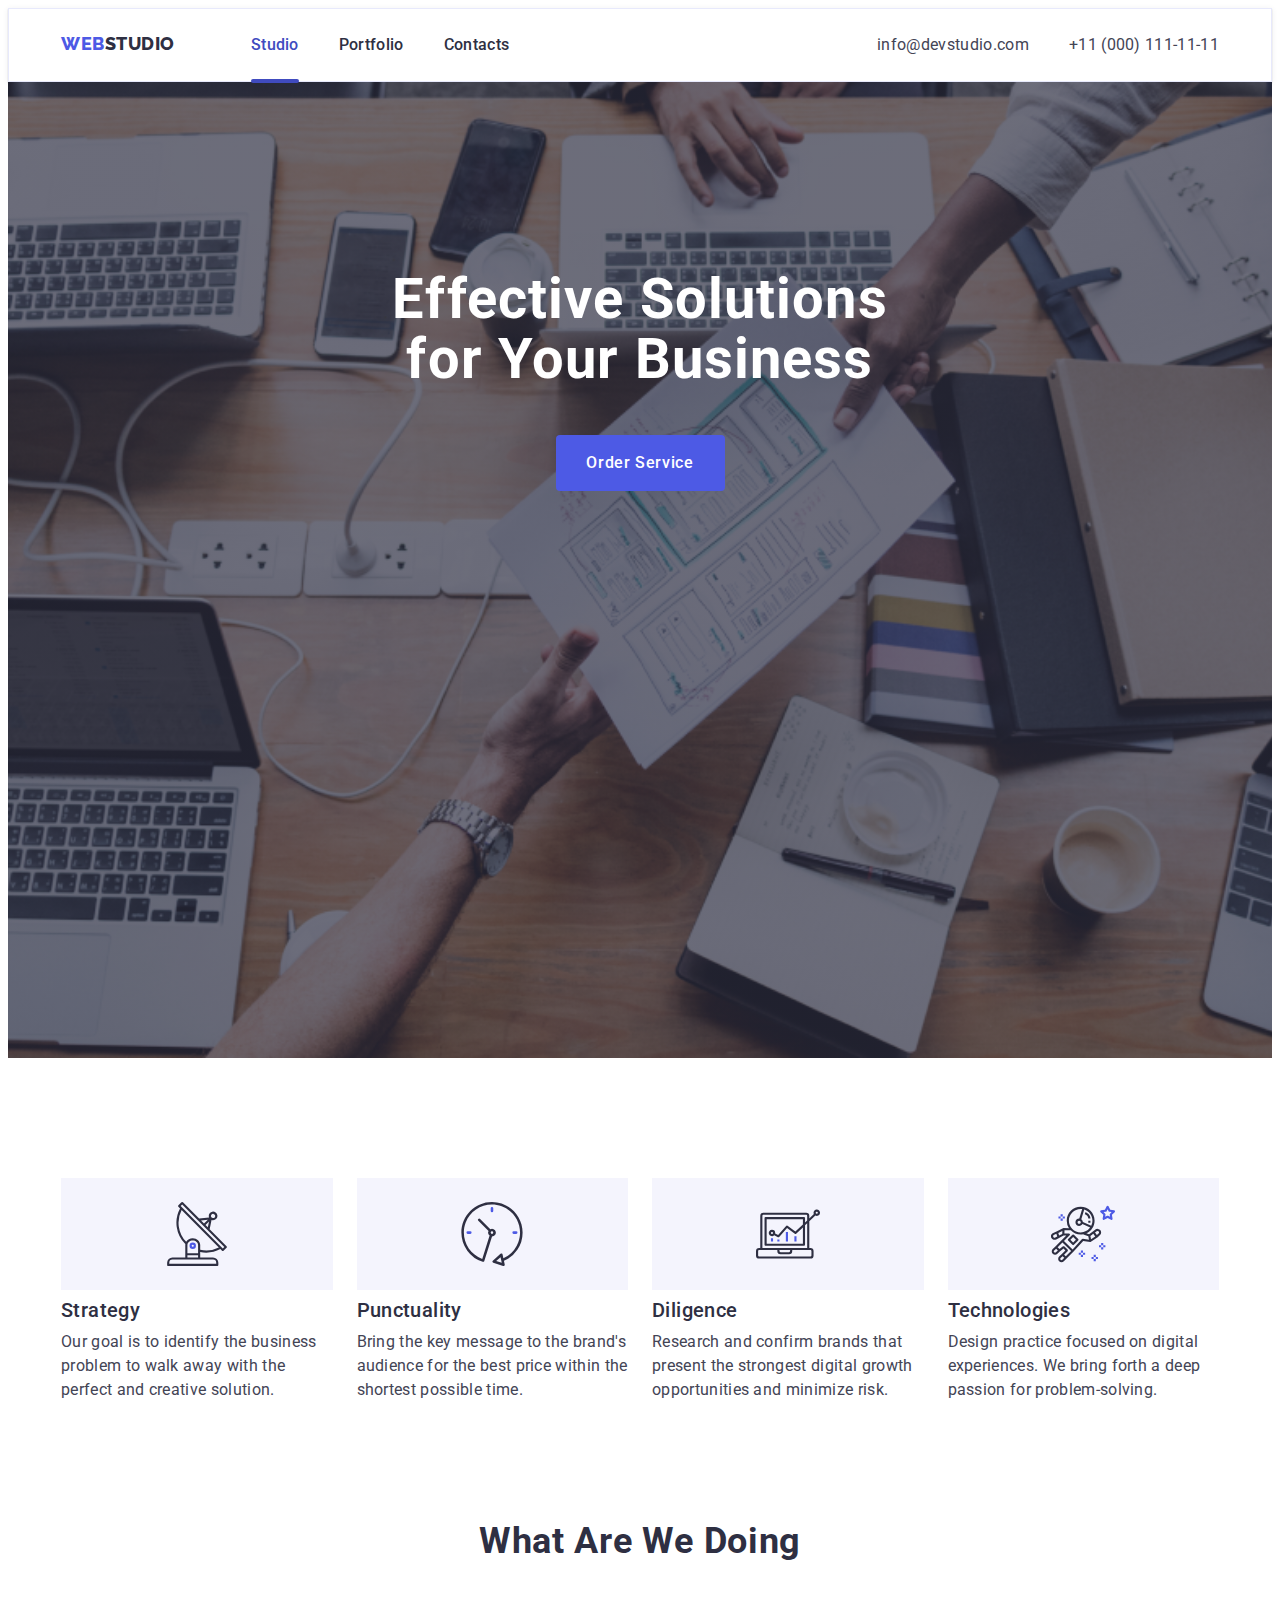
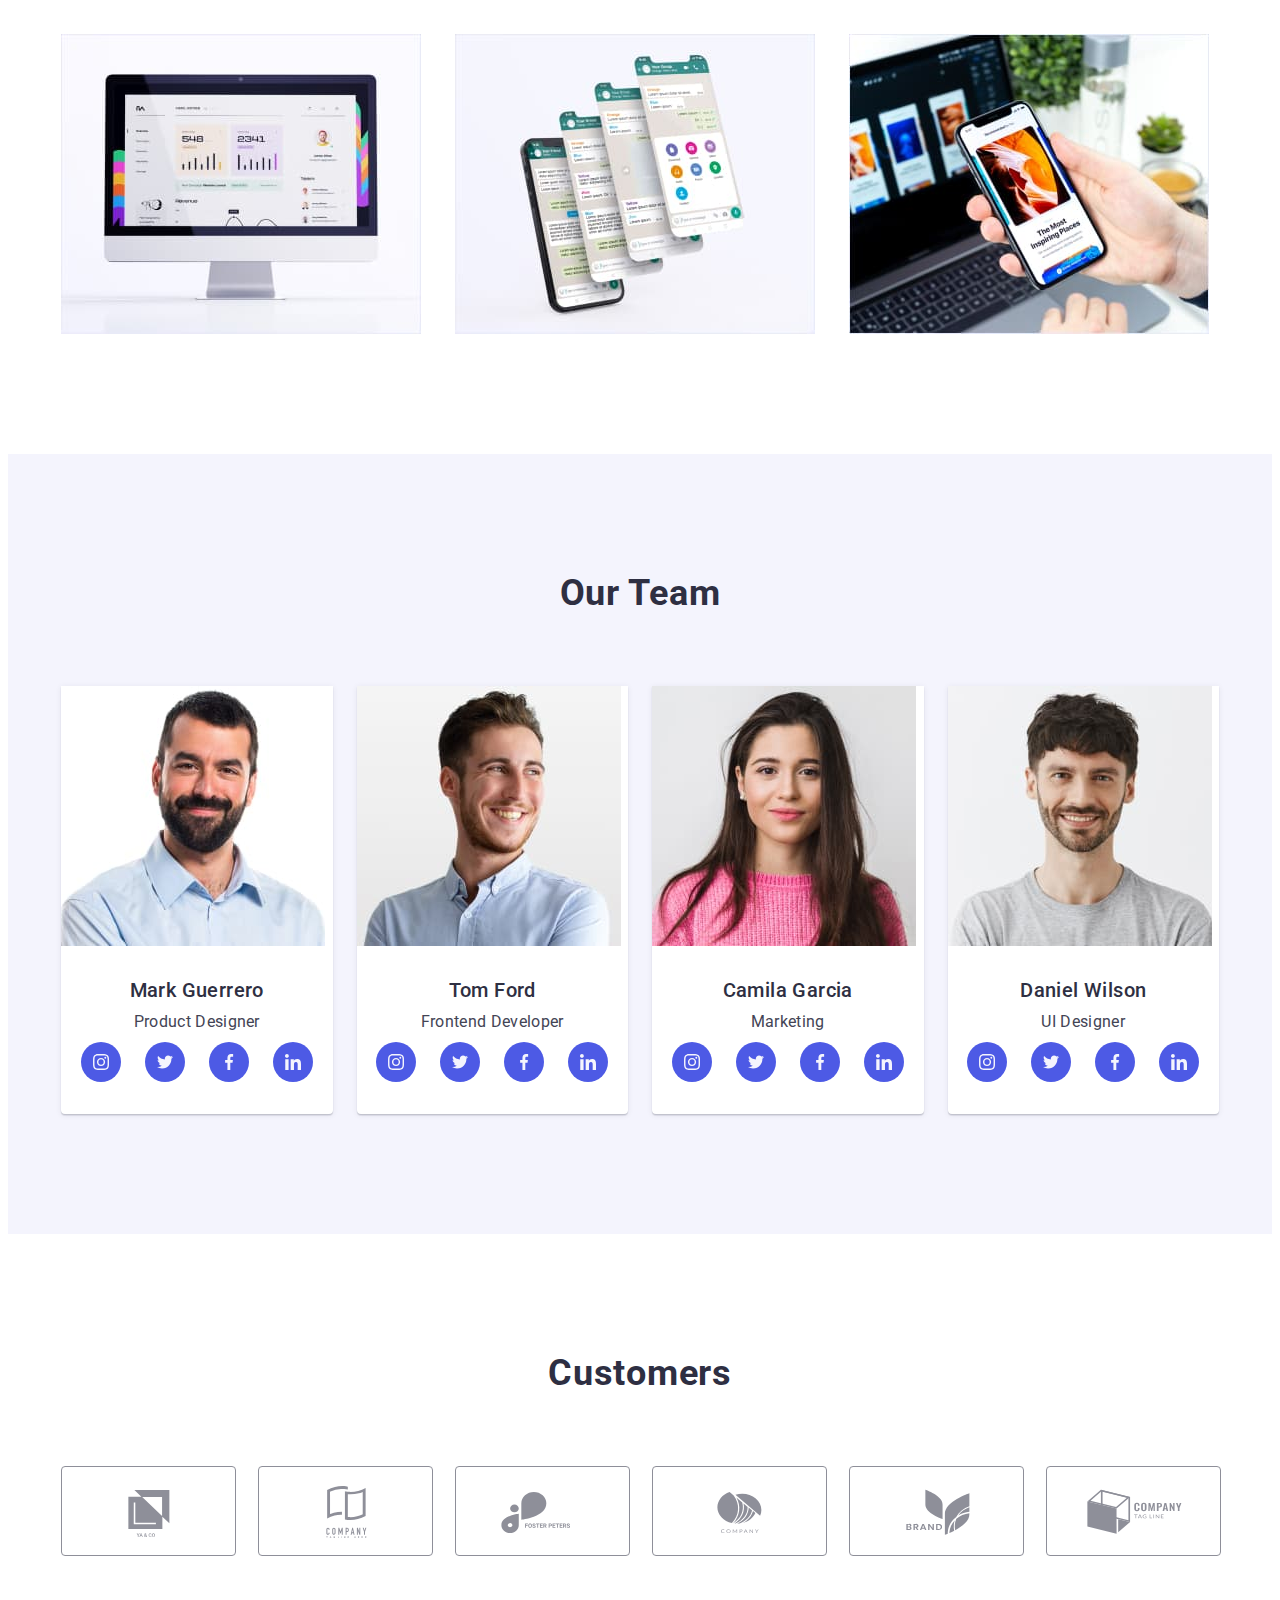
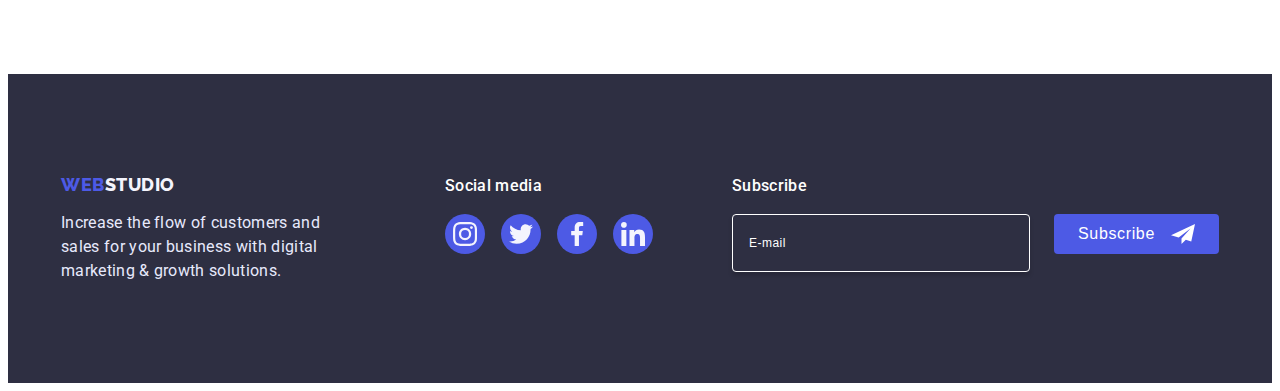
<file: index.html>
<!DOCTYPE html>
<html lang="en">
  <head>
    <meta charset="UTF-8" />
    <meta http-equiv="X-UA-Compatible" content="IE=edge" />
    <meta name="viewport" content="width=device-width, initial-scale=1.0" />
    <title>Document</title>
    <link rel="preconnect" href="https://fonts.googleapis.com" />
    <link rel="preconnect" href="https://fonts.gstatic.com" crossorigin />
    <link
      href="https://fonts.googleapis.com/css2?family=Raleway:wght@800&family=Roboto:wght@400;500;700;900&display=swap"
      rel="stylesheet"
    />
    <link
      rel="stylesheet"
      href="https://cdnjs.cloudflare.com/ajax/libs/modern-normalize/1.1.0/modern-normalize.min.css"
      integrity="sha512-wpPYUAdjBVSE4KJnH1VR1HeZfpl1ub8YT/NKx4PuQ5NmX2tKuGu6U/JRp5y+Y8XG2tV+wKQpNHVUX03MfMFn9Q=="
      crossorigin="anonymous"
      referrerpolicy="no-referrer"
    />
    <link rel="stylesheet" href="./css/styles.css" />
  </head>
  <body>
    <header class="header">
      <div class="container header-container">
        <nav class="header-navigation">
          <a href="./index.html" class="header-logo link"
            >Web<span class="logo-style">Studio</span></a
          >
          <ul class="header-list list">
            <li class="header-item">
              <a href="./index.html" class="header-link current link">Studio</a>
            </li>
            <li class="header-item">
              <a href="./portfolio.html" class="header-link link">Portfolio</a>
            </li>
            <li class="header-item">
              <a href="" class="header-link link">Contacts</a>
            </li>
          </ul>
        </nav>

        <address class="header-address">
          <ul class="address-list list">
            <li class="address-item">
              <a class="address-link link" href="mailto:info@devstudio.com"
                >info@devstudio.com</a
              >
            </li>
            <li class="address-item">
              <a class="address-link link" href="tel:+110001111111"
                >+11 (000) 111-11-11</a
              >
            </li>
          </ul>
        </address>
      </div>
    </header>
    <main>
      <section class="hero-section">
        <div class="container">
          <h1 class="hero-title">Effective Solutions for Your Business</h1>
          <button type="button" class="hero-btn" data-modal-open>
            Order Service
          </button>
        </div>
      </section>

      <section class="about">
        <div class="container about-container">
          <h2 class="visually-hidden">About</h2>
          <ul class="about-list list">
            <li class="about-item">
              <div class="icon-wrap">
                <svg class="about-icon" width="64" height="64">
                  <use href="./images/icons.svg#icon-antenna"></use>
                </svg>
              </div>
              <h3 class="about-title title">Strategy</h3>
              <p class="about-text text">
                Our goal is to identify the business problem to walk away with
                the perfect and creative solution.
              </p>
            </li>
            <li class="about-item">
              <div class="icon-wrap">
                <svg class="about-icon" width="64" height="64">
                  <use href="./images/icons.svg#icon-clock"></use>
                </svg>
              </div>
              <h3 class="about-title title">Punctuality</h3>
              <p class="about-text text">
                Bring the key message to the brand's audience for the best price
                within the shortest possible time.
              </p>
            </li>
            <li class="about-item">
              <div class="icon-wrap">
                <svg class="about-icon" width="64" height="64">
                  <use href="./images/icons.svg#icon-diagram"></use>
                </svg>
              </div>
              <h3 class="about-title title">Diligence</h3>
              <p class="about-text text">
                Research and confirm brands that present the strongest digital
                growth opportunities and minimize risk.
              </p>
            </li>
            <li class="about-item">
              <div class="icon-wrap">
                <svg class="about-icon" width="64" height="64">
                  <use href="./images/icons.svg#icon-astronaut"></use>
                </svg>
              </div>
              <h3 class="about-title title">Technologies</h3>
              <p class="about-text text">
                Design practice focused on digital experiences. We bring forth a
                deep passion for problem-solving.
              </p>
            </li>
          </ul>
        </div>
      </section>

      <section class="duties">
        <div class="container">
          <h2 class="duties-title head-title">What are we doing</h2>
          <ul class="duties-list list">
            <li class="duties-item">
              <img
                src="./images/img1.jpg"
                alt="computer screen"
                width="360"
                height="300"
              />
            </li>
            <li class="duties-item">
              <img
                src="./images/img2.jpg"
                alt="telephone with open tabs"
                width="360"
                height="300"
              />
            </li>
            <li class="duties-item">
              <img
                src="./images/img3.jpg"
                alt="telephone in hand and laptop on the table"
                width="360"
                height="300"
              />
            </li>
          </ul>
        </div>
      </section>
      <section class="team">
        <div class="container">
          <h2 class="team-head-title head-title">Our Team</h2>
          <ul class="team-list list">
            <li class="team-item">
              <img
                src="./images/mark.jpg"
                alt="Mark's profile picture"
                width="264"
                height="260"
              />
              <div class="team-content">
                <h3 class="team-title title">Mark Guerrero</h3>
                <p class="team-text text">Product Designer</p>
                <ul class="team-soc-list list">
                  <li class="team-soc-item">
                    <a class="team-soc-link link" href=""
                      ><svg class="team-soc-icon" width="16" height="16">
                        <use href="./images/icons.svg#icon-instagram"></use>
                      </svg>
                    </a>
                  </li>
                  <li class="team-soc-item">
                    <a class="team-soc-link link" href=""
                      ><svg class="team-soc-icon" width="16" height="16">
                        <use href="./images/icons.svg#icon-twitter"></use>
                      </svg>
                    </a>
                  </li>
                  <li class="team-soc-item">
                    <a class="team-soc-link link" href=""
                      ><svg class="team-soc-icon" width="16" height="16">
                        <use href="./images/icons.svg#icon-facebook"></use>
                      </svg>
                    </a>
                  </li>
                  <li class="team-soc-item">
                    <a class="team-soc-link link" href=""
                      ><svg class="team-soc-icon" width="16" height="16">
                        <use href="./images/icons.svg#icon-linkedin"></use>
                      </svg>
                    </a>
                  </li>
                </ul>
              </div>
            </li>
            <li class="team-item">
              <img
                src="./images/tom.jpg"
                alt="Tom's profile picture"
                width="264"
                height="260"
              />
              <div class="team-content">
                <h3 class="team-title title">Tom Ford</h3>
                <p class="team-text text">Frontend Developer</p>
                <ul class="team-soc-list list">
                  <li class="team-soc-item">
                    <a class="team-soc-link link" href=""
                      ><svg class="team-soc-icon" width="16" height="16">
                        <use href="./images/icons.svg#icon-instagram"></use>
                      </svg>
                    </a>
                  </li>
                  <li class="team-soc-item">
                    <a class="team-soc-link link" href
                      ><svg class="team-soc-icon" width="16" height="16">
                        <use href="./images/icons.svg#icon-twitter"></use>
                      </svg>
                    </a>
                  </li>
                  <li class="team-soc-item">
                    <a class="team-soc-link link" href=""
                      ><svg class="team-soc-icon" width="16" height="16">
                        <use href="./images/icons.svg#icon-facebook"></use>
                      </svg>
                    </a>
                  </li>
                  <li class="team-soc-item">
                    <a class="team-soc-link link" href=""
                      ><svg class="team-soc-icon" width="16" height="16">
                        <use href="./images/icons.svg#icon-linkedin"></use>
                      </svg>
                    </a>
                  </li>
                </ul>
              </div>
            </li>
            <li class="team-item">
              <img
                src="./images/camila.jpg"
                alt="Camila's profile picture"
                width="264"
                height="260"
              />
              <div class="team-content">
                <h3 class="team-title title">Camila Garcia</h3>
                <p class="team-text text">Marketing</p>
                <ul class="team-soc-list list">
                  <li class="team-soc-item">
                    <a class="team-soc-link link" href=""
                      ><svg class="team-soc-icon" width="16" height="16">
                        <use href="./images/icons.svg#icon-instagram"></use>
                      </svg>
                    </a>
                  </li>
                  <li class="team-soc-item">
                    <a class="team-soc-link link" href=""
                      ><svg class="team-soc-icon" width="16" height="16">
                        <use href="./images/icons.svg#icon-twitter"></use>
                      </svg>
                    </a>
                  </li>
                  <li class="team-soc-item">
                    <a class="team-soc-link link" href=""
                      ><svg class="team-soc-icon" width="16" height="16">
                        <use href="./images/icons.svg#icon-facebook"></use>
                      </svg>
                    </a>
                  </li>
                  <li class="team-soc-item">
                    <a class="team-soc-link link" href=""
                      ><svg class="team-soc-icon" width="16" height="16">
                        <use href="./images/icons.svg#icon-linkedin"></use>
                      </svg>
                    </a>
                  </li>
                </ul>
              </div>
            </li>
            <li class="team-item">
              <img
                src="./images/daniel.jpg"
                alt="Daniel's profile picture"
                width="264"
                height="260"
              />
              <div class="team-content">
                <h3 class="team-title title">Daniel Wilson</h3>
                <p class="team-text text">UI Designer</p>
                <ul class="team-soc-list list">
                  <li class="team-soc-item">
                    <a class="team-soc-link link" href=""
                      ><svg class="team-soc-icon" width="16" height="16">
                        <use href="./images/icons.svg#icon-instagram"></use>
                      </svg>
                    </a>
                  </li>
                  <li class="team-soc-item">
                    <a class="team-soc-link link" href=""
                      ><svg class="team-soc-icon" width="16" height="16">
                        <use href="./images/icons.svg#icon-twitter"></use>
                      </svg>
                    </a>
                  </li>
                  <li class="team-soc-item">
                    <a class="team-soc-link link" href=""
                      ><svg class="team-soc-icon" width="16" height="16">
                        <use href="./images/icons.svg#icon-facebook"></use>
                      </svg>
                    </a>
                  </li>
                  <li class="team-soc-item">
                    <a class="team-soc-link link" href=""
                      ><svg class="team-soc-icon" width="16" height="16">
                        <use href="./images/icons.svg#icon-linkedin"></use>
                      </svg>
                    </a>
                  </li>
                </ul>
              </div>
            </li>
          </ul>
        </div>
      </section>

      <section class="customers">
        <div class="container">
          <h2 class="customers-title head-title">Customers</h2>
          <div class="customers-list list">
            <ul class="customers-icon-list list">
              <li class="customers-icon-item">
                <a class="customers-icon-link link" href=""
                  ><svg class="customers-icon" width="104" height="56">
                    <use href="./images/icons.svg#icon-Logo1"></use>
                  </svg>
                </a>
              </li>
              <li class="customers-icon-item">
                <a class="customers-icon-link link" href=""
                  ><svg class="customers-icon" width="104" height="56">
                    <use href="./images/icons.svg#icon-Logo2"></use>
                  </svg>
                </a>
              </li>
              <li class="customers-icon-item">
                <a class="customers-icon-link link" href=""
                  ><svg class="customers-icon" width="104" height="56">
                    <use href="./images/icons.svg#icon-Logo3"></use>
                  </svg>
                </a>
              </li>
              <li class="customers-icon-item">
                <a class="customers-icon-link link" href=""
                  ><svg class="customers-icon" width="104" height="56">
                    <use href="./images/icons.svg#icon-Logo4"></use>
                  </svg>
                </a>
              </li>
              <li class="customers-icon-item">
                <a class="customers-icon-link link" href=""
                  ><svg class="customers-icon" width="104" height="56">
                    <use href="./images/icons.svg#icon-Logo5"></use>
                  </svg>
                </a>
              </li>
              <li class="customers-icon-item">
                <a class="customers-icon-link link" href=""
                  ><svg class="customers-icon" width="104" height="56">
                    <use href="./images/icons.svg#icon-Logo6"></use>
                  </svg>
                </a>
              </li>
            </ul>
          </div>
        </div>
      </section>
    </main>
    <footer class="footer">
      <div class="container footer-container">
        <div class="footer-content">
          <a href="./index.html" class="footer-logo link"
            >Web<span class="footer-logo-style">Studio</span></a
          >
          <p class="footer-text">
            Increase the flow of customers and sales for your business with
            digital marketing & growth solutions.
          </p>
        </div>
        <div class="footer-soc-media">
          <p class="footer-title-text text">Social media</p>

          <ul class="footer-soc-list list">
            <li class="footer-soc-item">
              <a class="footer-soc-link link" href=""
                ><svg class="footer-soc-icon" width="24" height="24">
                  <use href="./images/icons.svg#icon-instagram"></use>
                </svg>
              </a>
            </li>
            <li class="footer-soc-item">
              <a class="footer-soc-link link" href=""
                ><svg class="footer-soc-icon" width="24" height="24">
                  <use href="./images/icons.svg#icon-twitter"></use>
                </svg>
              </a>
            </li>
            <li class="footer-soc-item">
              <a class="footer-soc-link link" href=""
                ><svg class="footer-soc-icon" width="24" height="24">
                  <use href="./images/icons.svg#icon-facebook"></use>
                </svg>
              </a>
            </li>
            <li class="footer-soc-item">
              <a class="footer-soc-link link" href=""
                ><svg class="footer-soc-icon" width="24" height="24">
                  <use href="./images/icons.svg#icon-linkedin"></use>
                </svg>
              </a>
            </li>
          </ul>
        </div>

        <div class="footer-subscription">
          <p class="footer-title-text text">Subscribe</p>
          <form class="subscription-items">
            <label aria-label="footer-input">
              <input
                type="email"
                name="email"
                class="footer-input"
                placeholder="E-mail"
            /></label>
            <button type="submit" class="footer-btn btn">
              Subscribe
              <svg class="footer-icon" width="24" height="24">
                <use href="./images/icons.svg#icon-Frame"></use>
              </svg>
            </button>
          </form>
        </div>
      </div>
    </footer>
    <div class="backdrop is-hidden" data-modal>
      <div class="modal">
        <button type="button" class="modal-close-btn" data-modal-close>
          <svg class="modal-close-icon" width="8" height="8">
            <use href="./images/icons.svg#icon-close-sign"></use>
          </svg>
        </button>
        <p class="modal-title title">
          Leave your contacts and we will call you back
        </p>
        <form class="modal-form">
          <div class="modal-field">
            <label for="name" class="input-text">Name</label>
            <div class="input-wrap">
              <input
                type="text"
                class="modal-input"
                name="user-name"
                id="name"
              />
              <svg class="modal-icon" width="18" height="24">
                <use href="./images/icons.svg#icon-person"></use>
              </svg>
            </div>
          </div>
          <div class="modal-field">
            <label for="phone" class="input-text">Phone</label>
            <div class="input-wrap">
              <input
                type="tel"
                class="modal-input"
                name="user-phone"
                id="phone"
              />
              <svg class="modal-icon" width="18" height="24">
                <use href="./images/icons.svg#icon-phone"></use>
              </svg>
            </div>
          </div>
          <div class="modal-field">
            <label for="email" class="input-text">Email</label>
            <div class="input-wrap">
              <input
                type="email"
                class="modal-input"
                name="user-email"
                id="email"
              />
              <svg class="modal-icon" width="18" height="24">
                <use href="./images/icons.svg#icon-email"></use>
              </svg>
            </div>
          </div>
          <div class="modal-field">
            <label for="comment" class="input-text">Comment</label>
            <textarea
              name="user-comment"
              class="modal-textarea"
              placeholder="Text input"
              id="comment"
            ></textarea>
          </div>
          <div class="modal-field modal-checkbox">
            <input
              type="checkbox"
              name="privacy"
              class="input-check visually-hidden"
              id="privacy"
              value="true"
            />
            <label for="privacy" class="check-text">
              <span>
                <svg class="check-icon" width="10" height="8">
                  <use href="./images/icons.svg#icon-Vector"></use>
                </svg>
              </span>
              I accept the terms and conditions of the &nbsp;<a
                href=""
                class="policy-ref"
                >Privacy Policy</a
              >
            </label>
          </div>
          <button type="submit" class="modal-btn button">Send</button>
        </form>
      </div>
    </div>
    <script src="./js/modal.js"></script>
  </body>
</html>
</file>
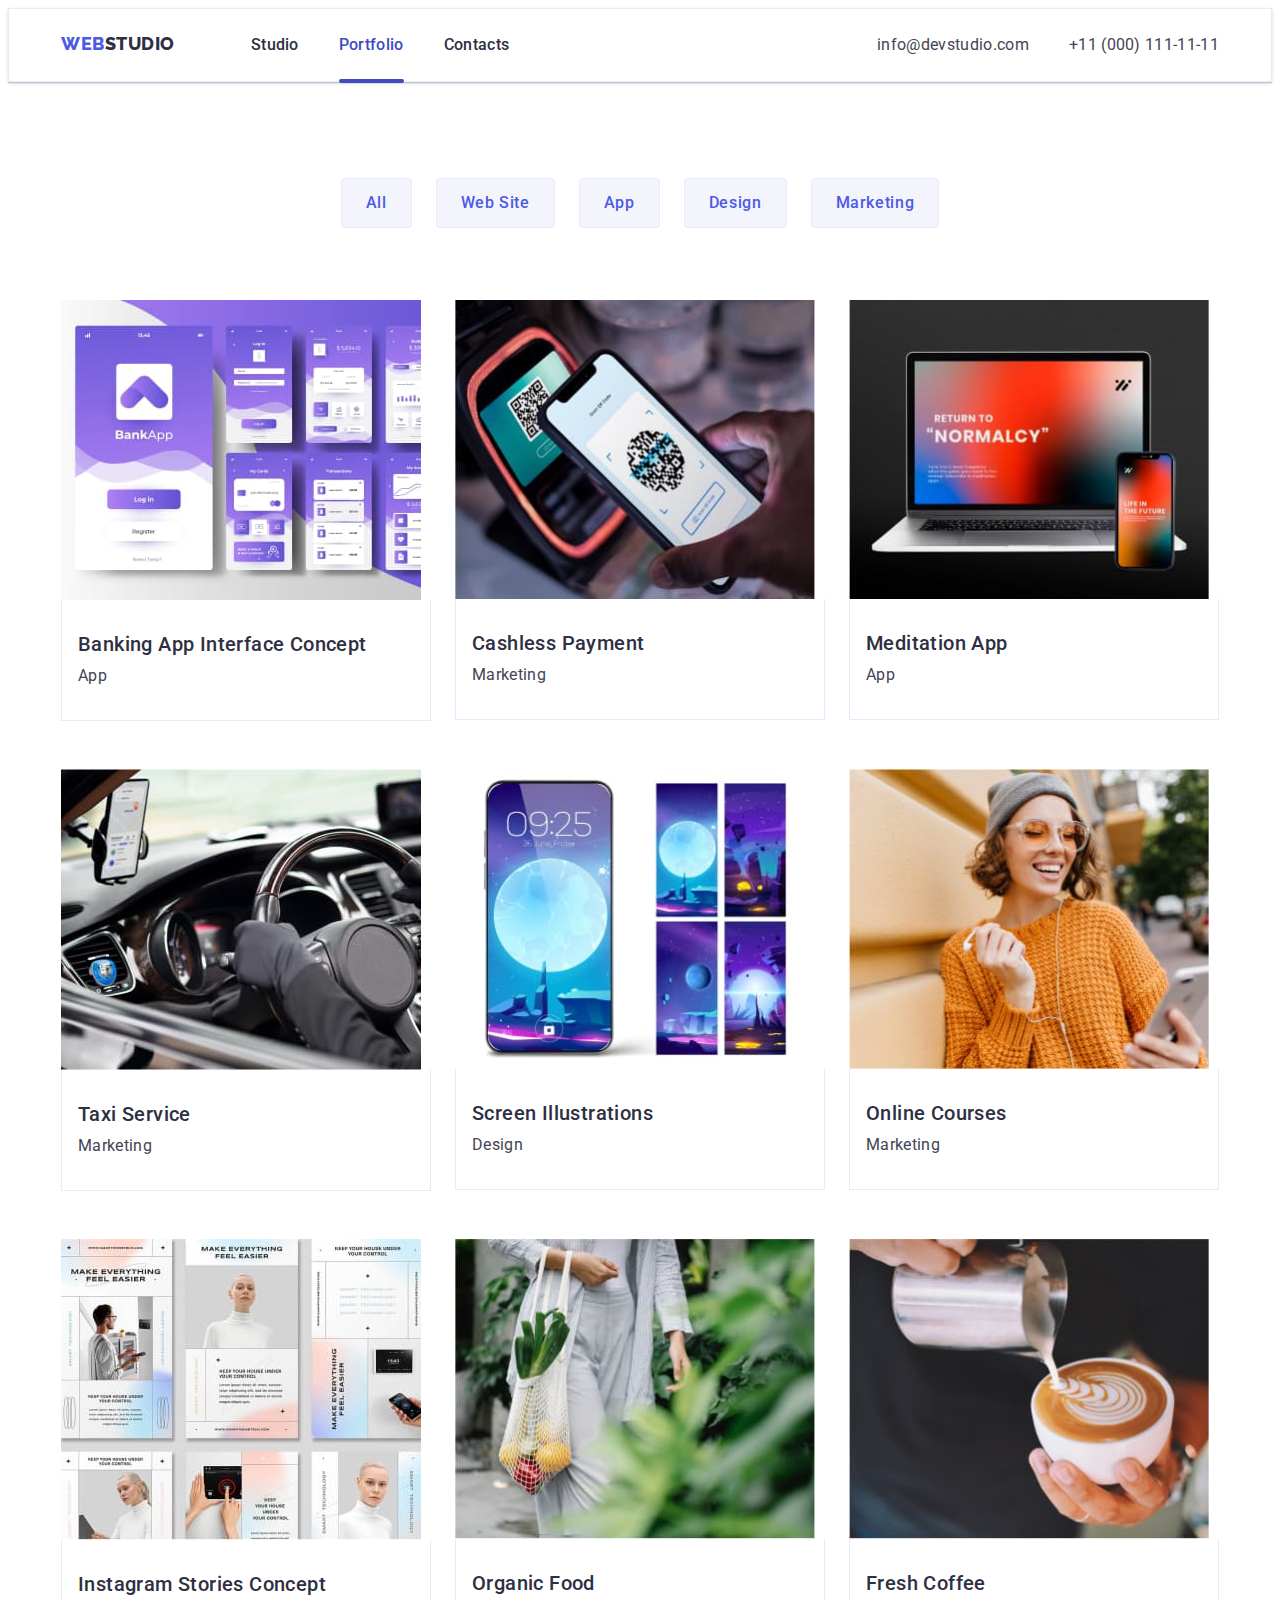
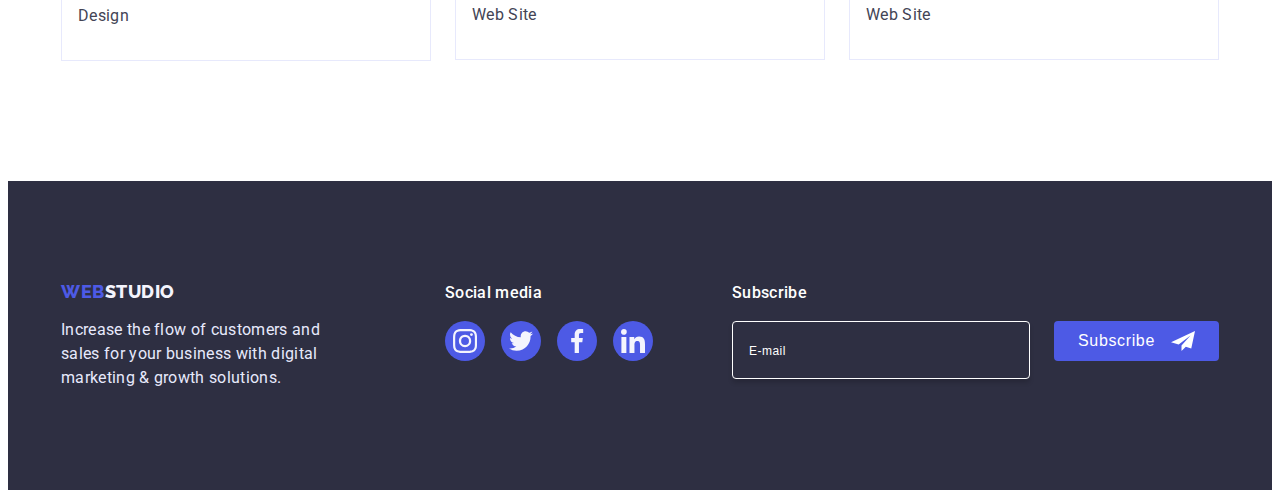
<file: portfolio.html>
<!DOCTYPE html>
<html lang="en">
  <head>
    <meta charset="UTF-8" />
    <meta http-equiv="X-UA-Compatible" content="IE=edge" />
    <meta name="viewport" content="width=device-width, initial-scale=1.0" />
    <title>Document</title>
    <link rel="preconnect" href="https://fonts.googleapis.com" />
    <link rel="preconnect" href="https://fonts.gstatic.com" crossorigin />
    <link
      href="https://fonts.googleapis.com/css2?family=Raleway:wght@800&family=Roboto:wght@400;500;700;900&display=swap"
      rel="stylesheet"
    />
    <link
      rel="stylesheet"
      href="https://cdnjs.cloudflare.com/ajax/libs/modern-normalize/1.1.0/modern-normalize.min.css"
      integrity="sha512-wpPYUAdjBVSE4KJnH1VR1HeZfpl1ub8YT/NKx4PuQ5NmX2tKuGu6U/JRp5y+Y8XG2tV+wKQpNHVUX03MfMFn9Q=="
      crossorigin="anonymous"
      referrerpolicy="no-referrer"
    />
    <link rel="stylesheet" href="./css/styles.css" />
  </head>
  <body>
    <header class="header">
      <div class="container header-container">
        <nav class="header-navigation">
          <a href="./index.html" class="header-logo link"
            >Web<span class="logo-style">Studio</span></a
          >
          <ul class="header-list list">
            <li class="header-item">
              <a href="./index.html" class="header-link link">Studio</a>
            </li>
            <li class="header-item">
              <a href="./portfolio.html" class="header-link current link"
                >Portfolio</a
              >
            </li>
            <li class="header-item">
              <a href="" class="header-link link">Contacts</a>
            </li>
          </ul>
        </nav>

        <address class="header-address">
          <ul class="address-list list">
            <li class="address-item">
              <a class="address-link link" href="mailto:info@devstudio.com"
                >info@devstudio.com</a
              >
            </li>
            <li class="address-item">
              <a class="address-link link" href="tel:+110001111111"
                >+11 (000) 111-11-11</a
              >
            </li>
          </ul>
        </address>
      </div>
    </header>
    <main>
      <section class="portfolio">
        <div class="container">
          <h1 class="visually-hidden">Portfolio</h1>
          <ul class="portfolio-top-list list">
            <li class="portfolio-top-item">
              <button type="button" class="portfolio-btn">All</button>
            </li>
            <li class="portfolio-top-item">
              <button type="button" class="portfolio-btn">Web Site</button>
            </li>
            <li class="portfolio-top-item">
              <button type="button" class="portfolio-btn">App</button>
            </li>
            <li class="portfolio-top-item">
              <button type="button" class="portfolio-btn">Design</button>
            </li>
            <li class="portfolio-top-item">
              <button type="button" class="portfolio-btn">Marketing</button>
            </li>
          </ul>

          <ul class="portfolio-list list">
            <li class="portfolio-item">
              <a href="" class="portfolio-link link">
                <div class="portfolio-thumb">
                  <img
                    src="./images/banking.jpg"
                    alt="Banking App tabs"
                    width="360"
                    height="300"
                  />

                  <p class="portfolio-cover-text text">
                    14 Stylish and User-Friendly App Design Concepts · Task
                    Manager App · Calorie Tracker App · Exotic Fruit Ecommerce
                    App · Cloud Storage App
                  </p>
                </div>

                <div class="card-content">
                  <h2 class="portfolio-title title">
                    Banking App Interface Concept
                  </h2>
                  <p class="portfolio-text text">App</p>
                </div>
              </a>
            </li>

            <li class="portfolio-item">
              <a href="" class="portfolio-link link">
                <div class="portfolio-thumb">
                  <img
                    src="./images/payment.jpg"
                    alt="Payment procedure"
                    width="360"
                    height="300"
                  />
                  <p class="portfolio-cover-text text">
                    14 Stylish and User-Friendly App Design Concepts · Task
                    Manager App · Calorie Tracker App · Exotic Fruit Ecommerce
                    App · Cloud Storage App
                  </p>
                </div>

                <div class="card-content">
                  <h2 class="portfolio-title title">Cashless Payment</h2>
                  <p class="portfolio-text text">Marketing</p>
                </div>
              </a>
            </li>
            <li class="portfolio-item">
              <a href="" class="portfolio-link link">
                <div class="portfolio-thumb">
                  <img
                    src="./images/meditation.jpg"
                    alt="Laptop and telephone"
                    width="360"
                    height="300"
                  />
                  <div class="portfolio-cover-text text">
                    <p>
                      14 Stylish and User-Friendly App Design Concepts · Task
                      Manager App · Calorie Tracker App · Exotic Fruit Ecommerce
                      App · Cloud Storage App
                    </p>
                  </div>
                </div>

                <div class="card-content">
                  <h2 class="portfolio-title title">Meditation App</h2>
                  <p class="portfolio-text text">App</p>
                </div>
              </a>
            </li>
            <li class="portfolio-item">
              <a href="" class="portfolio-link link">
                <div class="portfolio-thumb">
                  <img
                    src="./images/taxi.jpg"
                    alt="Steering wheel"
                    width="360"
                    height="300"
                  />
                  <p class="portfolio-cover-text text">
                    14 Stylish and User-Friendly App Design Concepts · Task
                    Manager App · Calorie Tracker App · Exotic Fruit Ecommerce
                    App · Cloud Storage App
                  </p>
                </div>

                <div class="card-content">
                  <h2 class="portfolio-title title">Taxi Service</h2>
                  <p class="portfolio-cover text">Marketing</p>
                </div>
              </a>
            </li>
            <li class="portfolio-item">
              <a href="" class="portfolio-link link">
                <div class="portfolio-thumb">
                  <img
                    src="./images/illustrations.jpg"
                    alt="Illustration samples on telephone screen"
                    width="360"
                    height="300"
                  />
                  <p class="portfolio-cover-text text">
                    14 Stylish and User-Friendly App Design Concepts · Task
                    Manager App · Calorie Tracker App · Exotic Fruit Ecommerce
                    App · Cloud Storage App
                  </p>
                </div>

                <div class="card-content">
                  <h2 class="portfolio-title title">Screen Illustrations</h2>
                  <p class="portfolio-text text">Design</p>
                </div>
              </a>
            </li>
            <li class="portfolio-item">
              <a href="" class="portfolio-link link">
                <div class="portfolio-thumb">
                  <img
                    src="./images/courses.jpg"
                    alt="Smiling lady holding a phone"
                    width="360"
                    height="300"
                  />

                  <p class="portfolio-cover-text text">
                    14 Stylish and User-Friendly App Design Concepts · Task
                    Manager App · Calorie Tracker App · Exotic Fruit Ecommerce
                    App · Cloud Storage App
                  </p>
                </div>

                <div class="card-content">
                  <h2 class="portfolio-title title">Online Courses</h2>
                  <p class="portfolio-text text">Marketing</p>
                </div>
              </a>
            </li>
            <li class="portfolio-item">
              <a href="" class="portfolio-link link">
                <div class="portfolio-thumb">
                  <img
                    src="./images/instagram.jpg"
                    alt="Instagram pages"
                    width="360"
                    height="300"
                  />

                  <p class="portfolio-cover-text text">
                    14 Stylish and User-Friendly App Design Concepts · Task
                    Manager App · Calorie Tracker App · Exotic Fruit Ecommerce
                    App · Cloud Storage App
                  </p>
                </div>

                <div class="card-content">
                  <h2 class="portfolio-title title">
                    Instagram Stories Concept
                  </h2>
                  <p class="portfolio-text text">Design</p>
                </div>
              </a>
            </li>
            <li class="portfolio-item">
              <a href="" class="portfolio-link link">
                <div class="portfolio-thumb">
                  <img
                    src="./images/food.jpg"
                    alt="Lady holding a bag with fruits and vegetables"
                    width="360"
                    height="300"
                  />

                  <p class="portfolio-cover-text text">
                    14 Stylish and User-Friendly App Design Concepts · Task
                    Manager App · Calorie Tracker App · Exotic Fruit Ecommerce
                    App · Cloud Storage App
                  </p>
                </div>

                <div class="card-content">
                  <h2 class="portfolio-title title">Organic Food</h2>
                  <p class="portfolio-text text">Web Site</p>
                </div>
              </a>
            </li>
            <li class="portfolio-item">
              <a href="" class="portfolio-link link">
                <div class="portfolio-thumb">
                  <img
                    src="./images/coffee.jpg"
                    alt="Cup of cofee"
                    width="360"
                    height="300"
                  />

                  <p class="portfolio-cover-text text">
                    14 Stylish and User-Friendly App Design Concepts · Task
                    Manager App · Calorie Tracker App · Exotic Fruit Ecommerce
                    App · Cloud Storage App
                  </p>
                </div>

                <div class="card-content">
                  <h2 class="portfolio-title title">Fresh Coffee</h2>
                  <p class="portfolio-text text">Web Site</p>
                </div>
              </a>
            </li>
          </ul>
        </div>
      </section>
    </main>
    <footer class="footer">
      <div class="container footer-container">
        <div class="footer-content">
          <a href="./index.html" class="footer-logo link"
            >Web<span class="footer-logo-style">Studio</span></a
          >
          <p class="footer-text">
            Increase the flow of customers and sales for your business with
            digital marketing & growth solutions.
          </p>
        </div>
        <div class="footer-soc-media">
          <p class="footer-title-text text">Social media</p>

          <ul class="footer-soc-list list">
            <li class="footer-soc-item">
              <a class="footer-soc-link link" href=""
                ><svg class="footer-soc-icon" width="24" height="24">
                  <use href="./images/icons.svg#icon-instagram"></use>
                </svg>
              </a>
            </li>
            <li class="footer-soc-item">
              <a class="footer-soc-link link" href=""
                ><svg class="footer-soc-icon" width="24" height="24">
                  <use href="./images/icons.svg#icon-twitter"></use>
                </svg>
              </a>
            </li>
            <li class="footer-soc-item">
              <a class="footer-soc-link link" href=""
                ><svg class="footer-soc-icon" width="24" height="24">
                  <use href="./images/icons.svg#icon-facebook"></use>
                </svg>
              </a>
            </li>
            <li class="footer-soc-item">
              <a class="footer-soc-link link" href=""
                ><svg class="footer-soc-icon" width="24" height="24">
                  <use href="./images/icons.svg#icon-linkedin"></use>
                </svg>
              </a>
            </li>
          </ul>
        </div>

        <div class="footer-subscription">
          <p class="footer-title-text text">Subscribe</p>
          <form class="subscription-items">
            <label aria-label="footer-input">
              <input
                type="email"
                name="email"
                class="footer-input"
                placeholder="E-mail"
            /></label>
            <button type="submit" class="footer-btn btn">
              Subscribe
              <svg class="footer-icon" width="24" height="24">
                <use href="./images/icons.svg#icon-Frame"></use>
              </svg>
            </button>
          </form>
        </div>
      </div>
    </footer>
  </body>
</html>
</file>
<file: css/styles.css>
:root {
  --main-text-color: #434455;
  --main-background-color: #ffffff;
  --main-title-logo: #2e2f42;
  --button-icon-logo-color: #4d5ae5;
  --main-hover-focus: #404bbf;
  --secondary-bg-color: #f4f4fd;
  --border-footer-text: #e7e9fc;
  --footer-hover-focus: #31d0aa;
  --customer-icon-color: #8e8f99;
  --modal-bg: #fcfcfc;
  --card-set-gap-column: 24px;
  --card-set-gap-row: 48px;
  --bg-gradient: linear-gradient(rgba(46, 47, 66, 0.7), rgba(46, 47, 66, 0.7));
  --timing-function: cubic-bezier(0.4, 0, 0.2, 1);
}
p,
h1,
h2,
h3,
h4,
h5,
h6 {
  margin: 0;
}
ul {
  margin: 0;
  padding-left: 0;
}
button {
  cursor: pointer;
}
address {
  font-style: normal;
}
img {
  display: block;
  max-width: 100%;
  height: auto;
}
body {
  font-family: "Roboto", sans-serif;
  background-color: var(--main-background-color, #ffffff);
  color: var(--main-text-color, #434455);
}
.list {
  list-style: none;
}

.link {
  text-decoration: none;
}
.visually-hidden {
  position: absolute;
  width: 1px;
  height: 1px;
  margin: -1px;
  border: 0;
  padding: 0;
  white-space: nowrap;
  clip-path: inset(100%);
  clip: rect(0 0 0 0);
  overflow: hidden;
}

.container {
  width: 1158px;
  padding-left: 15px;
  padding-right: 15px;
  margin-left: auto;
  margin-right: auto;
}
section {
  padding-top: 120px;
  padding-bottom: 120px;
}

.head-title {
  font-size: 36px;
  line-height: 1.11;
  text-align: center;
  letter-spacing: 0.02em;
  text-transform: capitalize;
  color: var(--main-title-logo, #2e2f42);
  margin-bottom: 72px;
}
.title {
  font-weight: 500;
  font-size: 20px;
  line-height: 1.2;
  letter-spacing: 0.02em;
  color: var(--main-title-logo, #2e2f42);
}
.text {
  margin-top: 8px;
  font-size: 16px;
  line-height: 1.5;
  letter-spacing: 0.02em;
  color: var(--main-text-color, #434455);
}
/* ------------Header--------------- */
.header {
  border: 1px solid var(--border-footer-text, #e7e9fc);
  box-shadow: 0 1px 6px 0 rgba(46, 47, 66, 0.08),
    0 1px 1px 0 rgba(46, 47, 66, 0.16), 0 2px 1px 0 rgba(46, 47, 66, 0.08);
}
.header-navigation {
  display: flex;
  margin-right: auto;
}
.header-list {
  display: flex;
  gap: 40px;
}

.header-logo {
  padding-top: 24px;
  padding-bottom: 24px;
  margin-right: 76px;
  font-family: "Raleway", sans-serif;
  font-weight: 800;
  font-size: 18px;
  line-height: 1.17;
  align-items: center;
  letter-spacing: 0.03em;
  text-transform: uppercase;
  color: var(--button-icon-logo-color, #4d5ae5);
}

.logo-style {
  color: var(--main-title-logo, #2e2f42);
}

.header-link {
  position: relative;
  display: block;
  padding-top: 24px;
  padding-bottom: 24px;
  font-weight: 500;
  font-size: 16px;
  line-height: 1.5;
  letter-spacing: 0.02em;
  color: var(--main-title-logo, #2e2f42);
  transition: color 250ms var(--timing-function);
}

.header-link:hover,
.header-link:focus {
  color: var(--main-hover-focus, #404bbf);
}

.current {
  color: var(--main-hover-focus, #404bbf);
}

.current::after {
  content: "";
  position: absolute;
  left: 0;
  bottom: -2px;
  width: 100%;
  height: 4px;
  border-radius: 2px;
  background-color: var(--main-hover-focus, #404bbf);
}

.header-container {
  display: flex;
  align-items: center;
}
.header-address {
  font-style: normal;
}
.address-list {
  display: flex;
  gap: 40px;
}

.address-link {
  font-size: 16px;
  line-height: 1.5;
  letter-spacing: 0.02em;
  color: var(--main-text-color, #434455);
  transition: color 250ms var(--timing-function);
}

.address-link:hover,
.address-link:focus {
  color: var(--main-hover-focus, #404bbf);
}

/* -------------------Hero-section----------------------- */
.hero-section {
  background-color: var(--main-title-logo, #2e2f42);
  background-image: var(--bg-gradient), url(../images/office.jpg);
  height: 600px;
  max-width: 1440px;
  margin-left: auto;
  margin-right: auto;
  background-repeat: no-repeat;
  background-position: center;
  background-size: cover;
  text-align: center;
  padding-top: 188px;
  padding-bottom: 188px;
}

.hero-title {
  margin: 0 auto;
  margin-bottom: 45px;
  width: 496px;
  font-size: 56px;
  line-height: 1.07;
  letter-spacing: 0.02em;
  color: var(--main-background-color, #ffffff);
}
.hero-btn {
  display: block;
  margin: 0 auto;
  border-radius: 4px;
  min-width: 169px;
  height: 56px;
  background: var(--button-icon-logo-color, #4d5ae5);
  font-family: inherit;
  font-weight: 500;
  font-size: 16px;
  line-height: 1.5;
  letter-spacing: 0.04em;
  color: var(--main-background-color, #ffffff);
  border: none;
  transition: background-color 250ms var(--timing-function);
}
.hero-btn:hover,
.hero-btn:focus {
  background: var(--main-hover-focus, #404bbf);
}

/* -------------------About-section----------------------- */

.about-list {
  display: flex;
  gap: var(--card-set-gap-column);
}

.about-item {
  flex-basis: calc((100% - 72px) / 4);
}

.icon-wrap {
  background-color: var(--secondary-bg-color, #f4f4fd);
  height: 112px;
  display: flex;
  align-items: center;
  justify-content: center;
  margin-bottom: 8px;
}
/* -------------------Duties-section----------------------- */
.duties {
  padding-top: 0;
}

.duties-list {
  display: flex;
  gap: var(--card-set-gap-column);
}

.duties-item {
  flex-basis: calc((100% - 48px) / 3);
}
/* -------------------Team-section----------------------- */
.team {
  background: var(--secondary-bg-color, #f4f4fd);
}

.team-list {
  display: flex;
  gap: var(--card-set-gap-column);
}
.team-text {
  margin-bottom: 8px;
}

.team-item {
  flex-basis: calc((100% - 72px) / 4);
  background: var(--main-background-color, #ffffff);
  text-align: center;
  border-radius: 0px 0px 4px 4px;
  box-shadow: 0 1px 6px rgba(46, 47, 66, 0.08), 0 1px 1px rgba(46, 47, 66, 0.16),
    0 2px 1px rgba(46, 47, 66, 0.08);
}

.team-content {
  padding: 32px 0;
}
.team-soc-list {
  display: flex;
  gap: var(--card-set-gap-column);
  justify-content: center;
}
.team-soc-item {
  width: 40px;
  height: 40px;
}

.team-soc-icon {
  fill: var(--secondary-bg-color, #f4f4fd);
}

.team-soc-link {
  width: 100%;
  height: 100%;
  border-radius: 50px;
  background-color: var(--button-icon-logo-color, #4d5ae5);
  display: flex;
  align-items: center;
  justify-content: center;
  transition: background-color 250ms var(--timing-function);
}
.team-soc-link:hover,
.team-soc-link:focus {
  background-color: var(--main-hover-focus, #404bbf);
}

/* -------------------Customers----------------------- */

.customers-icon-list {
  display: flex;
  gap: var(--card-set-gap-column);
}
.customers-icon-item {
  height: 88px;
  flex-basis: calc((100% - 120px) / 6);
}

.customers-icon-link {
  width: 100%;
  height: 100%;
  border-radius: 4px;
  border: 1px solid var(--customer-icon-color, #8e8f99);
  display: flex;
  align-items: center;
  justify-content: center;
  color: var(--customer-icon-color, #8e8f99);
  transition: border-color 250ms var(--timing-function),
    color 250ms var(--timing-function);
}
.customers-icon {
  fill: currentColor;
}

.customers-icon-link:hover,
.customers-icon-link:focus {
  border-color: var(--main-hover-focus, #404bbf);
  color: var(--main-hover-focus, #404bbf);
}

/* -------------------Footer-section----------------------- */
.footer {
  background: var(--main-title-logo, #2e2f42);
  padding-top: 100px;
  padding-bottom: 100px;
}
.footer-container {
  display: flex;
}
.footer-content {
  width: 264px;
  margin-right: 120px;
}
.footer-logo {
  display: block;
  margin-bottom: 16px;
  font-family: "Raleway", sans-serif;
  font-weight: 800;
  font-size: 18px;
  line-height: 1.17;
  letter-spacing: 0.03em;
  text-transform: uppercase;
  color: var(--button-icon-logo-color, #4d5ae5);
}
.footer-logo-style {
  color: var(--secondary-bg-color, #f4f4fd);
}

.footer-text {
  font-size: 16px;
  line-height: 1.5;
  letter-spacing: 0.02em;
  color: var(--border-footer-text, #e7e9fc);
}

.footer-title-text {
  font-weight: 500;
  margin-top: 0px;
  margin-bottom: 16px;
  color: var(--main-background-color, #ffffff);
}

.footer-soc-list {
  display: flex;
  gap: 16px;
}

.footer-soc-item {
  width: 40px;
  height: 40px;
}

.footer-soc-icon {
  fill: var(--secondary-bg-color, #f4f4fd);
}

.footer-soc-link {
  width: 100%;
  height: 100%;
  border-radius: 50px;
  background-color: var(--button-icon-logo-color, #4d5ae5);
  display: flex;
  align-items: center;
  justify-content: center;
  transition: background-color 250ms var(--timing-function);
}
.footer-soc-link:hover,
.footer-soc-link:focus {
  background-color: var(--footer-hover-focus, #31d0aa);
}
.footer-subscription {
  margin-left: auto;
}
.subscription-items {
  display: flex;
}
.footer-input {
  width: 264px;
  height: 40px;
  margin-right: 24px;
  border: 1px solid #ffffff;
  box-shadow: 0px 4px 4px rgba(0, 0, 0, 0.15);
  border-radius: 4px;
  background-color: transparent;
  outline: transparent;
  padding: 8px 16px;
  color: var(--main-background-color, #ffffff);
}

.footer-input::placeholder {
  font-size: 12px;
  line-height: 2;
  letter-spacing: 0.04em;
  color: var(--main-background-color, #ffffff);
}

.footer-btn {
  display: flex;
  align-items: center;
  justify-content: center;
  width: 165px;
  height: 40px;
  background: var(--button-icon-logo-color, #4d5ae5);
  border: none;
  border-radius: 4px;
  font-weight: 500;
  font-size: 16px;
  line-height: 1.5;
  letter-spacing: 0.04em;
  color: var(--main-background-color, #ffffff);
}

.footer-icon {
  margin-left: 16px;
  fill: var(--main-background-color, #ffffff);
}
/* ----------Portfolio-page----------------------- */
.portfolio {
  padding-top: 96px;
}
.portfolio-top-list {
  display: flex;
  justify-content: center;
  margin-bottom: 72px;
  gap: var(--card-set-gap-column);
}

.portfolio-btn {
  border-radius: 4px;
  padding: 12px 24px;
  border: 1px solid var(--border-footer-text, #e7e9fc);
  font-family: inherit;
  font-weight: 500;
  font-size: 16px;
  line-height: 1.5;
  display: flex;
  align-items: center;
  text-align: center;
  letter-spacing: 0.04em;
  background: var(--secondary-bg-color, #f4f4fd);
  color: var(--button-icon-logo-color, #4d5ae5);
  transition: background-color 250ms var(--timing-function),
    color 250ms var(--timing-function),
    border-color 250ms var(--timing-function),
    box-shadow 250ms var(--timing-function);
}
.portfolio-btn:hover,
.portfolio-btn:focus {
  background: var(--main-hover-focus, #404bbf);
  border-color: var(--main-hover-focus, #404bbf);
  color: var(--main-background-color, #ffffff);
  box-shadow: 0 3px 1px rgba(0, 0, 0, 0.1), 0 2px 1px rgba(0, 0, 0, 0.08),
    0 2px 2px rgba(0, 0, 0, 0.12);
}

.portfolio-thumb {
  position: relative;
  overflow: hidden;
}

.portfolio-cover-text {
  position: absolute;
  top: 0;
  left: 0;
  width: 100%;
  height: 100%;
  margin-top: 0;
  padding: 40px 32px;
  color: #f4f4fd;
  background-color: var(--button-icon-logo-color, #4d5ae5);
  transform: translateY(100%);
  transition: transform 250ms var(--timing-function);
}

.portfolio-list {
  display: flex;
  flex-wrap: wrap;
  column-gap: var(--card-set-gap-column);
  row-gap: var(--card-set-gap-row);
}

.portfolio-item {
  flex-basis: calc((100% - 48px) / 3);
}

.card-content {
  padding: 32px 0px 32px 16px;
  border: 1px solid var(--border-footer-text, #e7e9fc);
  border-top: none;
}

.portfolio-link {
  display: block;
}

.portfolio-link:hover,
.portfolio-link:focus {
  box-shadow: 0 1px 6px 0 rgba(46, 47, 66, 0.08),
    0 1px 1px 0 rgba(46, 47, 66, 0.16), 0 2px 1px 0 rgba(46, 47, 66, 0.08);
}

.portfolio-link:hover .portfolio-cover-text,
.portfolio-link:focus .portfolio-cover-text {
  transform: translate(0);
}

/* ----------Backdrop----------------------- */
.backdrop {
  position: fixed;
  top: 0;
  width: 100%;
  height: 100%;
  background-color: rgba(46, 47, 66, 0.4);
  opacity: 1;
  transition: opacity 250ms var(--timing-function),
    visibility 250ms var(--timing-function);
}

.modal {
  position: absolute;
  top: 50%;
  left: 50%;
  width: 408px;
  padding: 72px 24px 24px;
  background-color: var(--modal-bg, #fcfcfc);
  border-radius: 4px;
  box-shadow: 0px 1px 1px rgba(0, 0, 0, 0.14), 0px 1px 3px rgba(0, 0, 0, 0.12),
    0px 2px 1px rgba(0, 0, 0, 0.2);
  transform: translate(-50%, -50%) scale(1) rotate(360deg);
  transition: transform 500ms var(--timing-function);
}

.backdrop.is-hidden .modal {
  transform: translate(-50%, -50%) scale(0) rotate(0);
}
.modal-close-btn {
  width: 24px;
  height: 24px;
  background-color: var(--border-footer-text, #e7e9fc);
  border: 1px solid rgba(0, 0, 0, 0.1);
  border-radius: 50%;
  position: absolute;
  top: 24px;
  right: 24px;
  transition: background-color 250ms var(--timing-function),
    fill 250ms var(--timing-function);
}

.modal-close-btn:hover {
  background-color: var(--main-hover-focus, #404bbf);
  fill: var(--main-background-color, #ffffff);
}
.modal-close-btn:focus-within .modal-close-icon {
  fill: var(--main-background-color, #ffffff);
}

.is-hidden {
  opacity: 0;
  visibility: hidden;
  pointer-events: none;
}

.modal-title {
  font-size: 16px;
  line-height: 1.5;
  text-align: center;
  margin-bottom: 16px;
}
.modal-field {
  margin-bottom: 8px;
}

.modal-input {
  width: 100%;
  height: 40px;
  border: 1px solid rgba(46, 47, 66, 0.4);
  border-radius: 4px;
  padding-left: 38px;
  outline: transparent;
  background-color: transparent;
  transition: border-color 250ms var(--timing-function);
}

.modal-input + .modal-icon {
  transition: fill 250ms var(--timing-function);
}

.modal-input:focus {
  border-color: var(--button-icon-logo-color, #4d5ae5);
}

.modal-input:focus + .modal-icon {
  fill: var(--button-icon-logo-color, #4d5ae5);
}

.input-text {
  display: block;
  font-size: 12px;
  line-height: 1.17;
  color: #8e8f99;
  margin-bottom: 4px;
}
.input-wrap {
  position: relative;
}

.modal-icon {
  position: absolute;
  left: 16px;
  top: 50%;
  transform: translateY(-50%);
}
.modal-textarea {
  display: flex;
  width: 100%;
  height: 120px;
  border: 1px solid rgba(46, 47, 66, 0.4);
  border-radius: 4px;
  padding: 16px 8px;
  outline: transparent;
  resize: none;
  transition: border-color 250ms var(--timing-function);
}

.modal-textarea:focus {
  border-color: var(--button-icon-logo-color, #4d5ae5);
}

.modal-textarea::placeholder {
  color: rgba(46, 47, 66, 0.4);
  font-size: 12px;
  line-height: 1.17;
  letter-spacing: 0.04em;
}
.modal-checkbox {
  margin-top: 16px;
}
.check-text {
  font-size: 12px;
  display: flex;
  align-items: center;
}

.check-text span {
  width: 16px;
  height: 16px;
  border: 1px solid rgba(46, 47, 66, 0.4);
  border-radius: 2px;
  margin-right: 8px;
  display: flex;
  align-items: center;
  justify-content: center;
  fill: transparent;
  transition: fill 250ms var(--timing-function),
    background-color 250ms var(--timing-function),
    border-color 250ms var(--timing-function);
}

.policy-ref {
  text-decoration-line: underline;
  color: var(--button-icon-logo-color, #4d5ae5);
}

.input-check:checked + .check-text span {
  background-color: var(--main-hover-focus, #404bbf);
  fill: var(--secondary-bg-color, #f4f4fd);
}

.input-check:focus + .check-text span {
  border-color: var(--main-hover-focus);
}

.modal-btn {
  width: 169px;
  height: 56px;
  background: var(--button-icon-logo-color, #4d5ae5);
  border: none;
  box-shadow: 0px 4px 4px rgba(0, 0, 0, 0.15);
  border-radius: 4px;
  display: block;
  margin: 0 auto;
  margin-top: 24px;
  font-weight: 500;
  font-size: 16px;
  line-height: 1.5;
  text-align: center;
  letter-spacing: 0.04em;
  color: var(--main-background-color, #ffffff);
}
</file>
